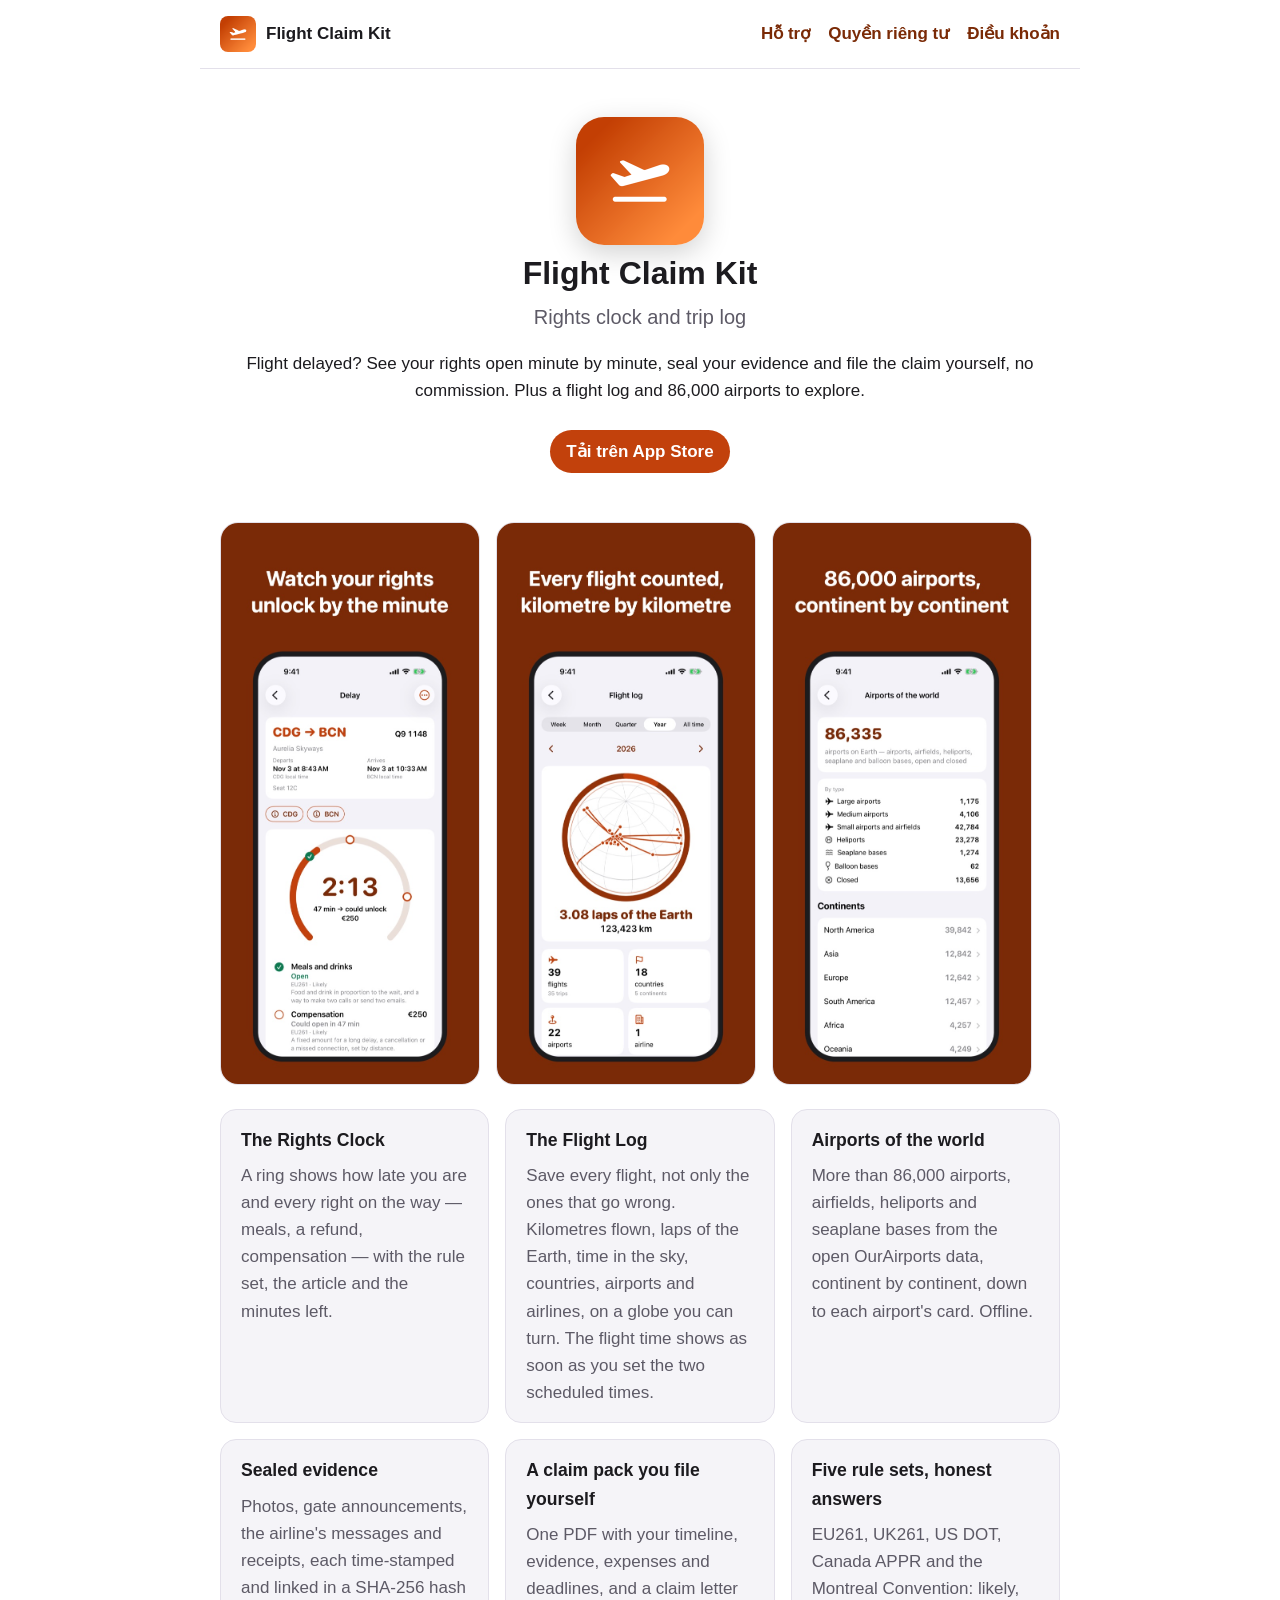
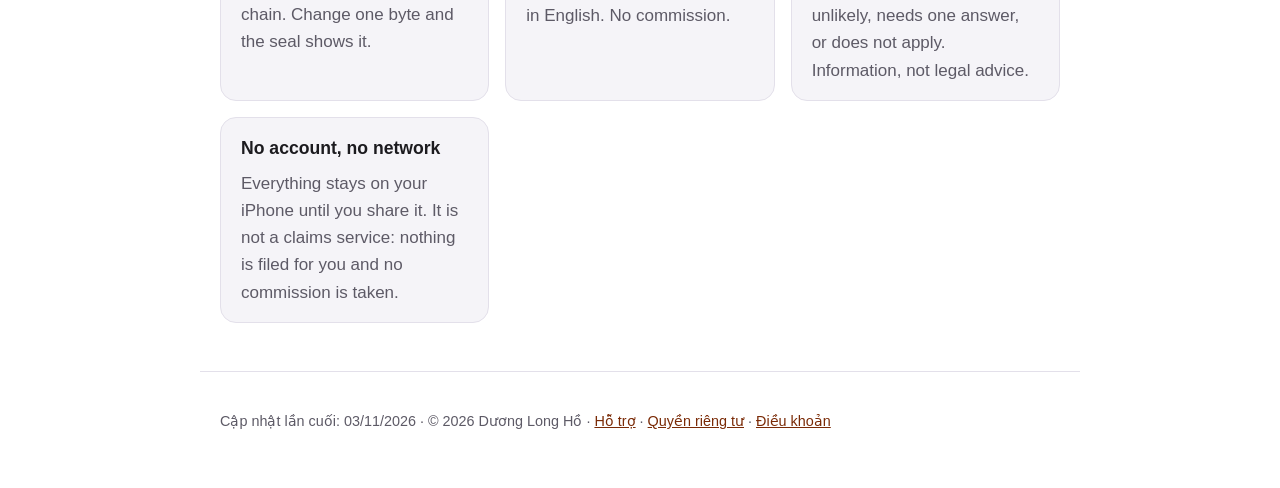
<file: index.html>
<!doctype html>
<html lang="vi">
<!-- Sinh từ 05_PUBLISHING/07_store_package/templates/website/index.html.tpl. Sửa PUBLISHING/_source/ rồi chạy render_package.py.
     Không JavaScript, không tài nguyên tải từ domain ngoài, không công cụ theo dõi. -->
<head>
<meta charset="utf-8">
<meta name="viewport" content="width=device-width, initial-scale=1">
<meta name="color-scheme" content="light dark">
<title>Flight Claim Kit</title>
<meta name="description" content="Hộp đen chuyến bay của bạn. Biết quyền của mình theo từng phút.">
<link rel="stylesheet" href="style.css">
<link rel="icon" href="assets/icon.png">
</head>
<body>
<header class="site">
  <a class="brand" href="./"><img src="assets/icon.png" alt="" width="36" height="36">Flight Claim Kit</a>
  <nav>
    <a href="support.html">Hỗ trợ</a>
    <a href="privacy.html">Quyền riêng tư</a>
    <a href="terms.html">Điều khoản</a>
  </nav>
</header>
<main>
  <section class="hero">
    <img class="app-icon" src="assets/icon.png" alt="Biểu tượng Flight Claim Kit" width="128" height="128">
    <h1>Flight Claim Kit</h1>
    <p class="lead">Rights clock and trip log</p>
    <p>Flight delayed? See your rights open minute by minute, seal your evidence and file the claim yourself, no commission. Plus a flight log and 86,000 airports to explore.</p>
    <p><a class="store-note" href="https://apps.apple.com/us/app/flight-claim-kit/id6815930027" target="_blank" rel="noopener">Tải trên App Store</a></p>
  </section>

  <section class="shots" aria-label="Ảnh màn hình">
    <img src="assets/shot-01.jpg" alt="Ảnh màn hình ứng dụng 1" width="645" height="1402" loading="lazy">
    <img src="assets/shot-02.jpg" alt="Ảnh màn hình ứng dụng 2" width="645" height="1402" loading="lazy">
    <img src="assets/shot-03.jpg" alt="Ảnh màn hình ứng dụng 3" width="645" height="1402" loading="lazy">
  </section>

  <section class="features" aria-label="Features">
    <div class="card">
      <h2>The Rights Clock</h2>
      <p>A ring shows how late you are and every right on the way — meals, a refund, compensation — with the rule set, the article and the minutes left.</p>
    </div>
    <div class="card">
      <h2>The Flight Log</h2>
      <p>Save every flight, not only the ones that go wrong. Kilometres flown, laps of the Earth, time in the sky, countries, airports and airlines, on a globe you can turn. The flight time shows as soon as you set the two scheduled times.</p>
    </div>
    <div class="card">
      <h2>Airports of the world</h2>
      <p>More than 86,000 airports, airfields, heliports and seaplane bases from the open OurAirports data, continent by continent, down to each airport's card. Offline.</p>
    </div>
    <div class="card">
      <h2>Sealed evidence</h2>
      <p>Photos, gate announcements, the airline's messages and receipts, each time-stamped and linked in a SHA-256 hash chain. Change one byte and the seal shows it.</p>
    </div>
    <div class="card">
      <h2>A claim pack you file yourself</h2>
      <p>One PDF with your timeline, evidence, expenses and deadlines, and a claim letter in English. No commission.</p>
    </div>
    <div class="card">
      <h2>Five rule sets, honest answers</h2>
      <p>EU261, UK261, US DOT, Canada APPR and the Montreal Convention: likely, unlikely, needs one answer, or does not apply. Information, not legal advice.</p>
    </div>
    <div class="card">
      <h2>No account, no network</h2>
      <p>Everything stays on your iPhone until you share it. It is not a claims service: nothing is filed for you and no commission is taken.</p>
    </div>
  </section>
</main>
<footer>
  <p>Cập nhật lần cuối: 03/11/2026 · © 2026 Dương Long Hồ ·
    <a href="support.html">Hỗ trợ</a> · <a href="privacy.html">Quyền riêng tư</a> · <a href="terms.html">Điều khoản</a></p>
</footer>
</body>
</html>
</file>
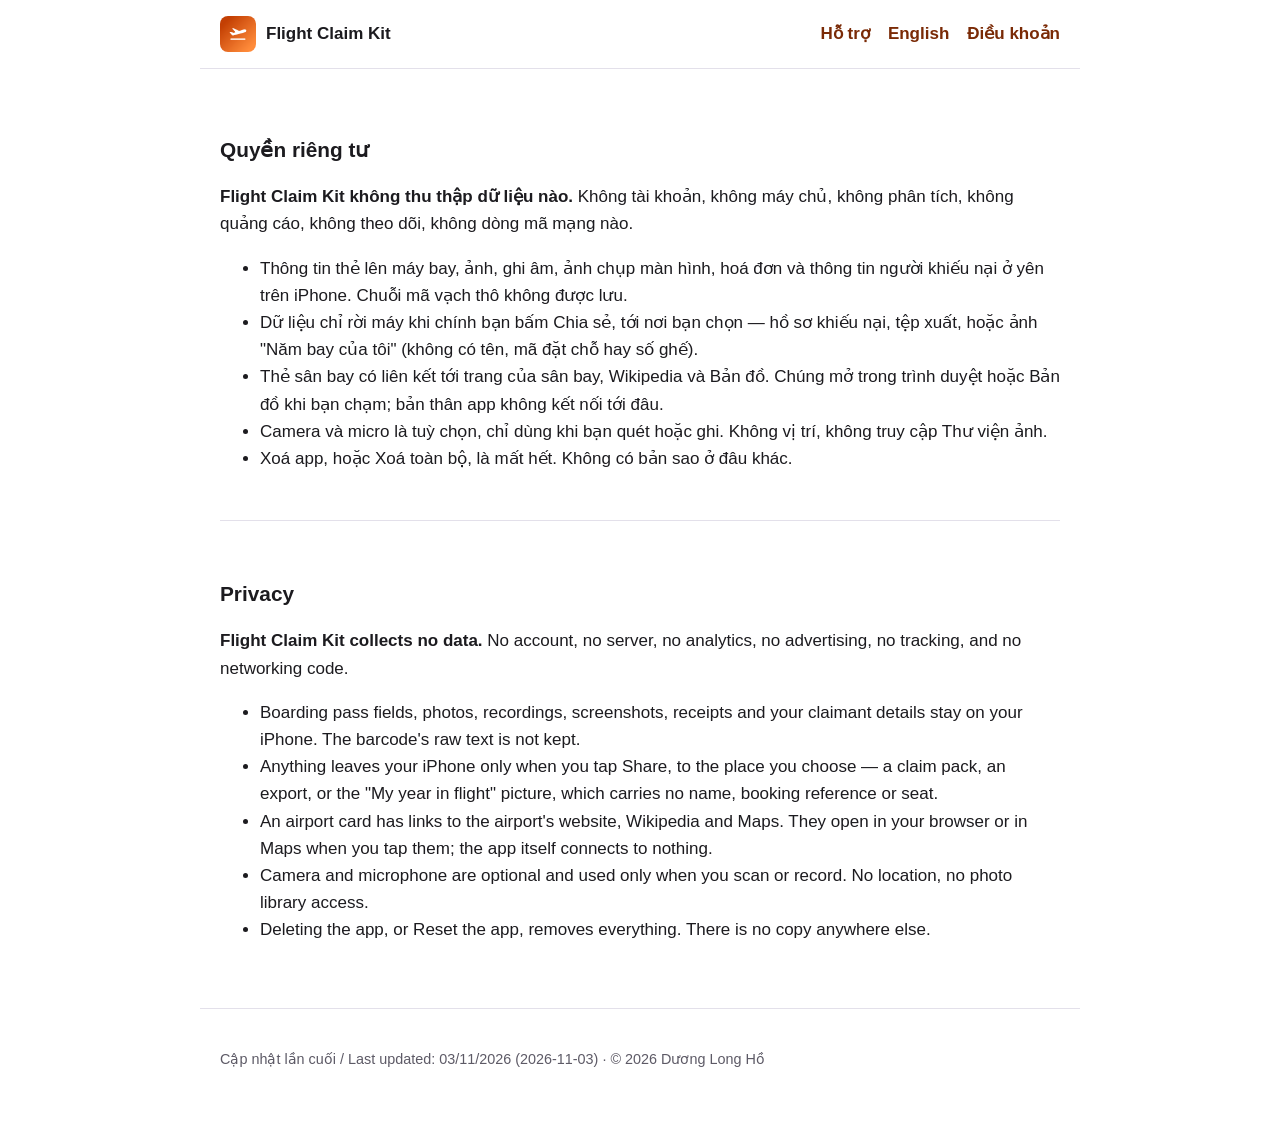
<file: privacy.html>
<!doctype html>
<html lang="vi">
<!-- Sinh từ 05_PUBLISHING/07_store_package/templates/website/privacy.html.tpl. Sửa PUBLISHING/_source/ rồi chạy render_package.py.
     Trang này là Privacy Policy URL nộp cho Apple. Không JavaScript, không tài nguyên ngoài, không theo dõi —
     một công cụ theo dõi trên chính trang quyền riêng tư của một app "không theo dõi" là tự mâu thuẫn. -->
<head>
<meta charset="utf-8">
<meta name="viewport" content="width=device-width, initial-scale=1">
<meta name="color-scheme" content="light dark">
<title>Quyền riêng tư · Privacy Policy — Flight Claim Kit</title>
<link rel="stylesheet" href="style.css">
<link rel="icon" href="assets/icon.png">
</head>
<body>
<header class="site">
  <a class="brand" href="./"><img src="assets/icon.png" alt="" width="36" height="36">Flight Claim Kit</a>
  <nav>
    <a href="support.html">Hỗ trợ</a>
    <a href="#en">English</a>
    <a href="terms.html">Điều khoản</a>
  </nav>
</header>
<main>
  <section lang="vi">
  <h2>Quyền riêng tư</h2>
  <p><strong>Flight Claim Kit không thu thập dữ liệu nào.</strong> Không tài khoản, không máy chủ, không phân tích, không quảng cáo, không theo dõi, không dòng mã mạng nào.</p>
  <ul>
    <li>Thông tin thẻ lên máy bay, ảnh, ghi âm, ảnh chụp màn hình, hoá đơn và thông tin người khiếu nại ở yên trên iPhone. Chuỗi mã vạch thô không được lưu.</li>
    <li>Dữ liệu chỉ rời máy khi chính bạn bấm Chia sẻ, tới nơi bạn chọn — hồ sơ khiếu nại, tệp xuất, hoặc ảnh "Năm bay của tôi" (không có tên, mã đặt chỗ hay số ghế).</li>
    <li>Thẻ sân bay có liên kết tới trang của sân bay, Wikipedia và Bản đồ. Chúng mở trong trình duyệt hoặc Bản đồ khi bạn chạm; bản thân app không kết nối tới đâu.</li>
    <li>Camera và micro là tuỳ chọn, chỉ dùng khi bạn quét hoặc ghi. Không vị trí, không truy cập Thư viện ảnh.</li>
    <li>Xoá app, hoặc Xoá toàn bộ, là mất hết. Không có bản sao ở đâu khác.</li>
  </ul>
  </section>

  <section lang="en" id="en">
  <h2>Privacy</h2>
  <p><strong>Flight Claim Kit collects no data.</strong> No account, no server, no analytics, no advertising, no tracking, and no networking code.</p>
  <ul>
    <li>Boarding pass fields, photos, recordings, screenshots, receipts and your claimant details stay on your iPhone. The barcode's raw text is not kept.</li>
    <li>Anything leaves your iPhone only when you tap Share, to the place you choose — a claim pack, an export, or the "My year in flight" picture, which carries no name, booking reference or seat.</li>
    <li>An airport card has links to the airport's website, Wikipedia and Maps. They open in your browser or in Maps when you tap them; the app itself connects to nothing.</li>
    <li>Camera and microphone are optional and used only when you scan or record. No location, no photo library access.</li>
    <li>Deleting the app, or Reset the app, removes everything. There is no copy anywhere else.</li>
  </ul>
  </section>
</main>
<footer>
  <p>Cập nhật lần cuối / Last updated: 03/11/2026 (2026-11-03) · © 2026 Dương Long Hồ</p>
</footer>
</body>
</html>
</file>
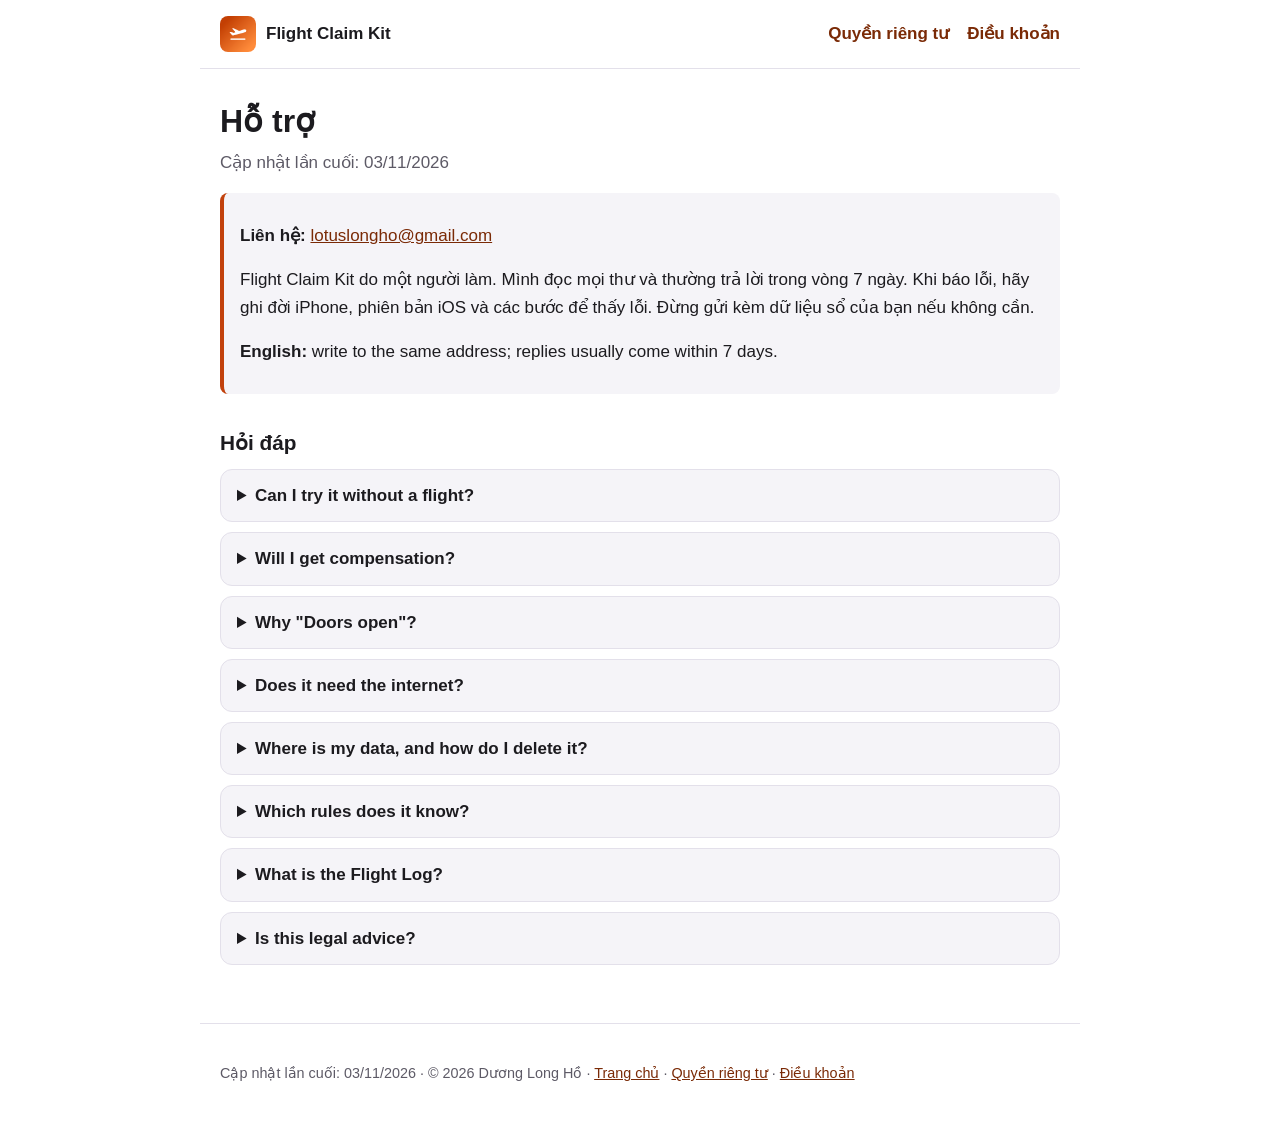
<file: support.html>
<!doctype html>
<html lang="vi">
<!-- Sinh từ 05_PUBLISHING/07_store_package/templates/website/support.html.tpl. Sửa PUBLISHING/_source/ rồi chạy render_package.py.
     Trang này là Support URL nộp cho Apple: Apple yêu cầu nó dẫn tới thông tin liên hệ thật. -->
<head>
<meta charset="utf-8">
<meta name="viewport" content="width=device-width, initial-scale=1">
<meta name="color-scheme" content="light dark">
<title>Hỗ trợ — Flight Claim Kit</title>
<link rel="stylesheet" href="style.css">
<link rel="icon" href="assets/icon.png">
</head>
<body>
<header class="site">
  <a class="brand" href="./"><img src="assets/icon.png" alt="" width="36" height="36">Flight Claim Kit</a>
  <nav>
    <a href="privacy.html">Quyền riêng tư</a>
    <a href="terms.html">Điều khoản</a>
  </nav>
</header>
<main>
  <h1>Hỗ trợ</h1>
  <p class="updated">Cập nhật lần cuối: 03/11/2026</p>

  <div class="summary">
    <p><strong>Liên hệ:</strong> <a href="mailto:lotuslongho@gmail.com">lotuslongho@gmail.com</a></p>
    <p>Flight Claim Kit do một người làm. Mình đọc mọi thư và thường trả lời trong vòng 7 ngày.
      Khi báo lỗi, hãy ghi đời iPhone, phiên bản iOS và các bước để thấy lỗi. Đừng gửi kèm dữ liệu sổ của bạn
      nếu không cần.</p>
    <p lang="en"><strong>English:</strong> write to the same address; replies usually come within 7 days.</p>
  </div>

  <h2>Hỏi đáp</h2>
  <details>
    <summary>Can I try it without a flight?</summary>
    <p>On the first screen tap <strong>Try a sample incident</strong>: a fictional airline, kept in memory only.</p>
  </details>
  <details>
    <summary>Will I get compensation?</summary>
    <p>The app cannot say that. It shows which rights may apply under which rule, with the article and the rules version. The airline, an authority or a court decides.</p>
  </details>
  <details>
    <summary>Why "Doors open"?</summary>
    <p>Arrival delay is measured to the moment the aircraft doors open, not touchdown (Court of Justice of the EU, C-452/13).</p>
  </details>
  <details>
    <summary>Does it need the internet?</summary>
    <p>No. It works offline and sends nothing anywhere. The links on an airport card (the airport's website, Wikipedia, Maps) open in your browser or in Maps, only when you tap them.</p>
  </details>
  <details>
    <summary>Where is my data, and how do I delete it?</summary>
    <p>On your iPhone only. Settings → Your data → <strong>Export my data</strong> saves one file you keep; <strong>Reset the app</strong> removes everything. Deleting the app does the same. There is no copy anywhere else.</p>
  </details>
  <details>
    <summary>Which rules does it know?</summary>
    <p>EU261, UK261, US DOT, Canada APPR and the Montreal Convention, bundled in the app with their versions and official sources (Settings → Legal → Rule sets in use).</p>
  </details>
  <details>
    <summary>What is the Flight Log?</summary>
    <p>Scan your boarding pass on any flight and tap <strong>Save to flight log</strong>. The app adds up kilometres, laps of the Earth, countries and airports. If something goes wrong later, the flight is already there: report an incident on it in one tap.</p>
  </details>
  <details>
    <summary>Is this legal advice?</summary>
    <p>No. It is general information. The app is not affiliated with any airline or authority and files nothing on your behalf.</p>
  </details>
</main>
<footer>
  <p>Cập nhật lần cuối: 03/11/2026 · © 2026 Dương Long Hồ ·
    <a href="./">Trang chủ</a> · <a href="privacy.html">Quyền riêng tư</a> · <a href="terms.html">Điều khoản</a></p>
</footer>
</body>
</html>
</file>
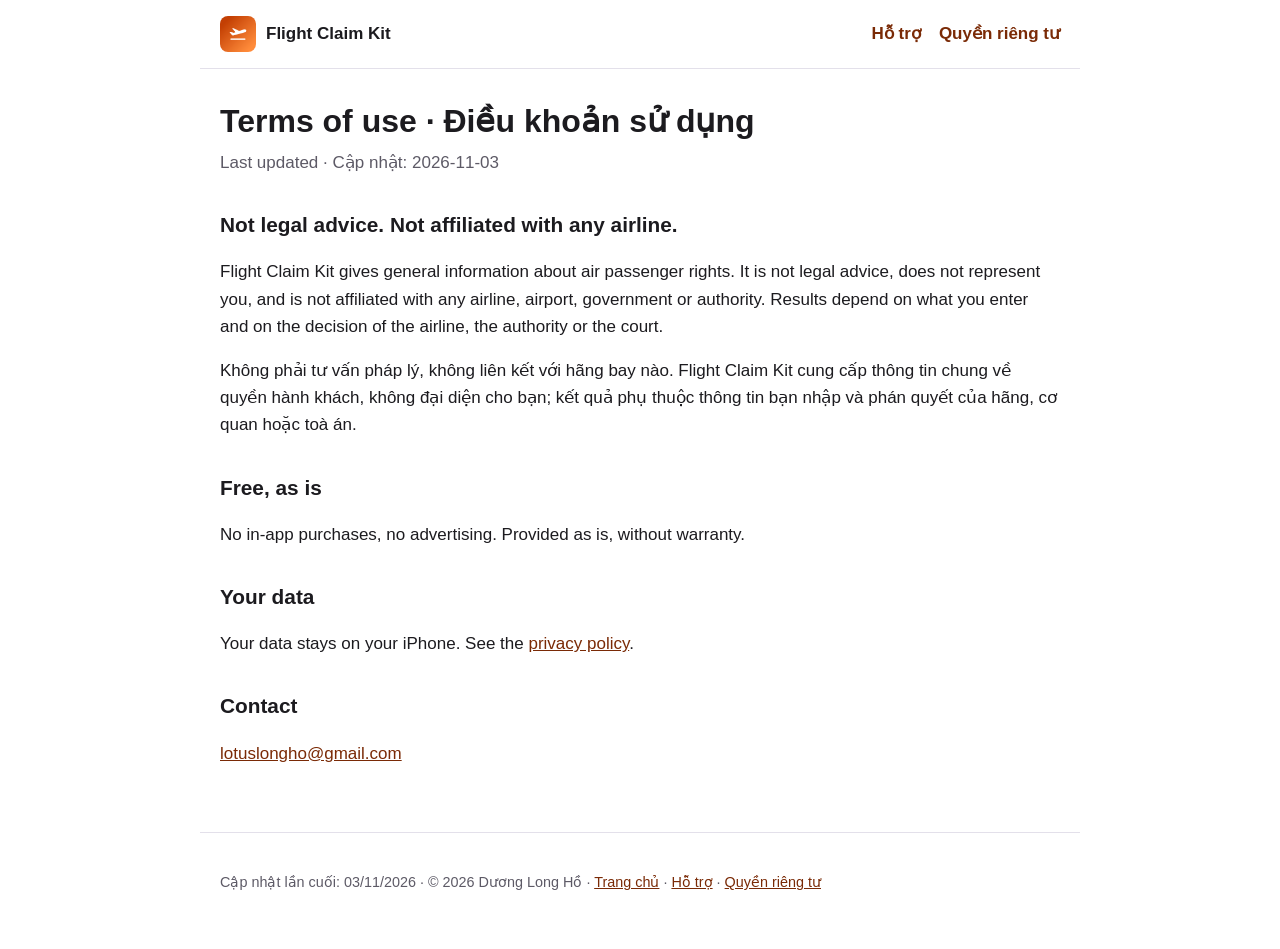
<file: terms.html>
<!doctype html>
<html lang="vi">
<!-- Sinh từ 05_PUBLISHING/07_store_package/templates/website/terms.html.tpl. Sửa PUBLISHING/_source/ rồi chạy render_package.py. -->
<head>
<meta charset="utf-8">
<meta name="viewport" content="width=device-width, initial-scale=1">
<meta name="color-scheme" content="light dark">
<title>Điều khoản sử dụng — Flight Claim Kit</title>
<link rel="stylesheet" href="style.css">
<link rel="icon" href="assets/icon.png">
</head>
<body>
<header class="site">
  <a class="brand" href="./"><img src="assets/icon.png" alt="" width="36" height="36">Flight Claim Kit</a>
  <nav>
    <a href="support.html">Hỗ trợ</a>
    <a href="privacy.html">Quyền riêng tư</a>
  </nav>
</header>
<main>
  <h1>Terms of use · Điều khoản sử dụng</h1>
  <p class="updated">Last updated · Cập nhật: 2026-11-03</p>

  <h2>Not legal advice. Not affiliated with any airline.</h2>
  <p>Flight Claim Kit gives general information about air passenger rights. It is not legal advice, does not represent you, and is not affiliated with any airline, airport, government or authority. Results depend on what you enter and on the decision of the airline, the authority or the court.</p>
  <p lang="vi">Không phải tư vấn pháp lý, không liên kết với hãng bay nào. Flight Claim Kit cung cấp thông tin chung về quyền hành khách, không đại diện cho bạn; kết quả phụ thuộc thông tin bạn nhập và phán quyết của hãng, cơ quan hoặc toà án.</p>

  <h2>Free, as is</h2>
  <p>No in-app purchases, no advertising. Provided as is, without warranty.</p>

  <h2>Your data</h2>
  <p>Your data stays on your iPhone. See the <a href="privacy.html">privacy policy</a>.</p>

  <h2>Contact</h2>
  <p><a href="mailto:lotuslongho@gmail.com">lotuslongho@gmail.com</a></p>
</main>
<footer>
  <p>Cập nhật lần cuối: 03/11/2026 · © 2026 Dương Long Hồ ·
    <a href="./">Trang chủ</a> · <a href="support.html">Hỗ trợ</a> · <a href="privacy.html">Quyền riêng tư</a></p>
</footer>
</body>
</html>
</file>
<file: style.css>
/* Sinh từ 05_PUBLISHING/07_store_package/templates/website/style.css.tpl — sửa template, không sửa bản sinh.
   Không font tải ngoài, không tài nguyên ngoài. Màu thương hiệu lấy từ bảng màu của app trong 06_REGISTRY. */

:root {
  --brand: #C2410C;
  --brand-deep: #7A2A06;
  --brand-soft: #FF8A3D;
  --bg: #ffffff;
  --surface: #f5f4f8;
  --text: #1c1b1f;
  --muted: #5d5a66;
  --line: #e3e0ea;
  --link: var(--brand-deep);
}

@media (prefers-color-scheme: dark) {
  :root {
    --bg: #121114;
    --surface: #1e1c22;
    --text: #f2f0f5;
    --muted: #b3aebd;
    --line: #34313a;
    --link: var(--brand-soft);
  }
}

* { box-sizing: border-box; }

html { -webkit-text-size-adjust: 100%; }

body {
  margin: 0;
  background: var(--bg);
  color: var(--text);
  font: 17px/1.6 -apple-system, BlinkMacSystemFont, "Segoe UI", Roboto, "Helvetica Neue", Arial, sans-serif;
}

a { color: var(--link); }

header.site, main, footer {
  max-width: 880px;
  margin: 0 auto;
  padding-inline: 20px;
}

header.site {
  display: flex;
  flex-wrap: wrap;
  gap: 12px 24px;
  align-items: center;
  justify-content: space-between;
  padding-block: 16px;
  border-bottom: 1px solid var(--line);
}

.brand {
  display: inline-flex;
  gap: 10px;
  align-items: center;
  font-weight: 700;
  color: var(--text);
  text-decoration: none;
}

.brand img { border-radius: 8px; }

nav { display: flex; flex-wrap: wrap; gap: 8px 18px; }
nav a { text-decoration: none; font-weight: 600; }

main { padding-block: 32px 48px; }

h1 { font-size: 2rem; line-height: 1.25; margin: 0 0 8px; }
h2 { font-size: 1.3rem; margin: 32px 0 8px; }

.updated { color: var(--muted); margin-top: 0; }

.hero { text-align: center; padding-block: 16px 8px; }
.hero .app-icon { border-radius: 28px; box-shadow: 0 8px 28px rgba(0, 0, 0, .18); }
.hero .lead { font-size: 1.25rem; color: var(--muted); margin: 0 0 16px; }
.store-note {
  display: inline-block;
  margin-top: 8px;
  padding: 8px 16px;
  border-radius: 999px;
  background: var(--brand);
  color: #ffffff;
  font-weight: 600;
}
/* Đã lên kho: cùng viên thuốc, thành liên kết tới trang App Store (package.json → APP_STORE_URL). */
a.store-note { text-decoration: none; }
a.store-note:hover, a.store-note:focus-visible { background: var(--brand-deep); }

.shots {
  display: flex;
  gap: 16px;
  overflow-x: auto;
  padding-block: 24px;
  scroll-snap-type: x mandatory;
}

.shots img {
  flex: 0 0 auto;
  width: min(260px, 70vw);
  height: auto;
  border-radius: 18px;
  scroll-snap-align: center;
  border: 1px solid var(--line);
}

.features {
  display: grid;
  grid-template-columns: repeat(auto-fit, minmax(240px, 1fr));
  gap: 16px;
}

.card {
  background: var(--surface);
  border: 1px solid var(--line);
  border-radius: 16px;
  padding: 16px 20px;
}

.card h2 { margin-top: 0; font-size: 1.1rem; }
.card p { margin: 0; color: var(--muted); }

.summary {
  background: var(--surface);
  border-left: 4px solid var(--brand);
  padding: 12px 16px;
  border-radius: 8px;
}

details {
  background: var(--surface);
  border: 1px solid var(--line);
  border-radius: 12px;
  padding: 12px 16px;
  margin-block: 10px;
}

summary { font-weight: 600; cursor: pointer; }

section[lang="en"] {
  margin-top: 48px;
  padding-top: 24px;
  border-top: 1px solid var(--line);
}

footer {
  padding-block: 24px 40px;
  border-top: 1px solid var(--line);
  color: var(--muted);
  font-size: .9rem;
}
</file>
